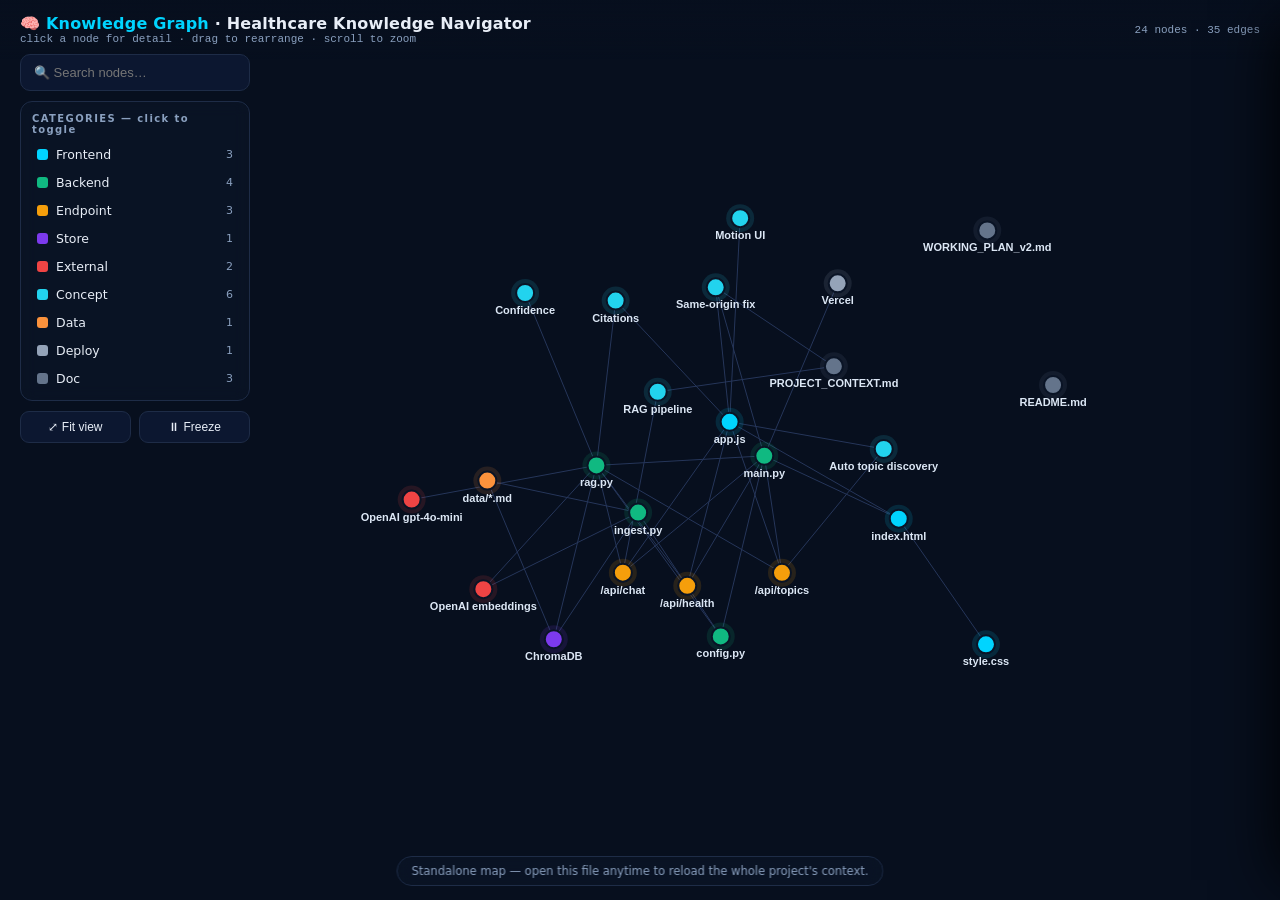
<file: knowledge-graph.html>
<!DOCTYPE html>
<html lang="en">
<head>
<meta charset="UTF-8" />
<meta name="viewport" content="width=device-width, initial-scale=1.0" />
<title>Knowledge Graph · Healthcare Knowledge Navigator</title>
<style>
  :root{--bg:#070f1e;--panel:#0d1830;--line:#1e2c47;--text:#e8eef7;--muted:#8aa0bf;--teal:#00D4FF}
  *{box-sizing:border-box;margin:0;padding:0}
  html,body{height:100%;font-family:'Segoe UI',Inter,system-ui,sans-serif;background:var(--bg);color:var(--text);overflow:hidden}
  #wrap{display:flex;height:100vh}
  canvas{display:block;cursor:grab;flex:1}
  canvas.drag{cursor:grabbing}
  header{position:fixed;top:0;left:0;right:0;padding:14px 20px;z-index:5;pointer-events:none;
    display:flex;align-items:center;justify-content:space-between;
    background:linear-gradient(#070f1eee,#070f1e00)}
  header h1{font-size:16px;font-weight:700;letter-spacing:.2px}
  header h1 b{color:var(--teal)}
  header .sub{font-size:11px;color:var(--muted);font-family:ui-monospace,monospace}
  .controls{position:fixed;top:54px;left:20px;z-index:6;display:flex;flex-direction:column;gap:10px;width:230px}
  .search{pointer-events:auto;width:100%;padding:10px 13px;border-radius:10px;background:#0c1730;
    border:1px solid var(--line);color:var(--text);outline:none;font-size:13px}
  .search:focus{border-color:var(--teal)}
  .legend{pointer-events:auto;background:#0b1426cc;border:1px solid var(--line);border-radius:12px;
    padding:11px;backdrop-filter:blur(8px);display:flex;flex-direction:column;gap:7px}
  .legend .lh{font-size:10px;letter-spacing:.14em;color:var(--muted);font-weight:600;margin-bottom:2px}
  .leg{display:flex;align-items:center;gap:8px;font-size:12.5px;cursor:pointer;user-select:none;
    padding:3px 5px;border-radius:7px;transition:.15s;text-transform:capitalize}
  .leg:hover{background:#ffffff0c}
  .leg.off{opacity:.32}
  .leg .sw{width:11px;height:11px;border-radius:3px;flex:none}
  .btns{display:flex;gap:8px}
  .btn{pointer-events:auto;flex:1;padding:8px;border-radius:9px;background:#0c1730;border:1px solid var(--line);
    color:var(--text);font-size:12px;cursor:pointer;transition:.15s}
  .btn:hover{border-color:var(--teal);background:#0f1f3a}
  /* detail panel */
  #detail{position:fixed;top:0;right:0;height:100vh;width:340px;background:var(--panel);
    border-left:1px solid var(--line);transform:translateX(100%);transition:transform .35s cubic-bezier(.2,.9,.25,1.1);
    z-index:8;padding:24px 22px;overflow-y:auto;box-shadow:-20px 0 60px -20px #000}
  #detail.open{transform:none}
  #detail .x{position:absolute;top:14px;right:14px;width:30px;height:30px;border-radius:8px;background:#ffffff0a;
    border:1px solid var(--line);color:var(--text);cursor:pointer;font-size:13px}
  #detail .cat{display:inline-block;font-size:10.5px;letter-spacing:.12em;font-weight:700;
    padding:4px 9px;border-radius:7px;text-transform:uppercase;margin-bottom:12px}
  #detail h2{font-size:19px;margin-bottom:10px;padding-right:24px}
  #detail p.d{font-size:13.5px;line-height:1.6;color:#cbd6e6;margin-bottom:18px}
  #detail .clab{font-size:10.5px;letter-spacing:.12em;color:var(--muted);font-weight:600;margin:14px 0 7px}
  #detail .conn{display:flex;align-items:center;gap:8px;font-size:13px;padding:7px 9px;border-radius:8px;
    background:#0a1426;border:1px solid var(--line);margin-bottom:6px;cursor:pointer;transition:.15s}
  #detail .conn:hover{border-color:var(--teal)}
  #detail .conn .rel{font-size:10.5px;color:var(--muted);font-family:ui-monospace,monospace;margin-left:auto}
  #detail .dot{width:9px;height:9px;border-radius:50%;flex:none}
  .hint{position:fixed;bottom:14px;left:50%;transform:translateX(-50%);z-index:6;font-size:11.5px;
    color:var(--muted);background:#0b1426cc;border:1px solid var(--line);padding:7px 14px;border-radius:999px;backdrop-filter:blur(8px)}
</style>
</head>
<body>
<header>
  <div><h1>🧠 <b>Knowledge Graph</b> · Healthcare Knowledge Navigator</h1>
    <div class="sub">click a node for detail · drag to rearrange · scroll to zoom</div></div>
  <div class="sub" id="counts"></div>
</header>

<div class="controls">
  <input class="search" id="search" placeholder="🔍 Search nodes…" />
  <div class="legend" id="legend"><div class="lh">CATEGORIES — click to toggle</div></div>
  <div class="btns">
    <button class="btn" id="reset">⤢ Fit view</button>
    <button class="btn" id="freeze">⏸ Freeze</button>
  </div>
</div>

<div id="wrap"><canvas id="cv"></canvas></div>

<aside id="detail">
  <button class="x" id="dx">✕</button>
  <span class="cat" id="dcat"></span>
  <h2 id="dtitle"></h2>
  <p class="d" id="ddesc"></p>
  <div id="dconns"></div>
</aside>

<div class="hint">Standalone map — open this file anytime to reload the whole project's context.</div>

<script>
/* ===== graph data (mirror of .project/knowledge-graph.json) ===== */
const GRAPH = {
 categories:{frontend:"#00D4FF",backend:"#10B981",endpoint:"#F59E0B",store:"#7C3AED",
   external:"#EF4444",concept:"#22D3EE",data:"#FB923C",deploy:"#94A3B8",doc:"#64748B"},
 nodes:[
  {id:"ui_index",label:"index.html",category:"frontend",detail:"Landing (hero, search, quick-starts, 'Specialised in' topics, marquee) + app shell (topbar, chat, evidence panel) + citation modal + custom cursor. Served at the same origin as the API."},
  {id:"ui_css",label:"style.css",category:"frontend",detail:"Design system (navy/teal tokens), aurora mesh background, glassmorphism, motion (cursor, 3D tilt, scroll reveals, shimmer, marquee). Full prefers-reduced-motion fallback."},
  {id:"ui_js",label:"app.js",category:"frontend",detail:"All frontend logic: health polling + status dot, /api/chat call with real-error display, evidence panel + confidence meter, citation modal, auto topics (loadTopics), and the motion layer."},
  {id:"be_main",label:"main.py",category:"backend",detail:"FastAPI app. Serves frontend via StaticFiles + routes /api/health, /api/topics, /api/chat. Permissive CORS backup. Catches errors -> readable JSON. pysqlite3 shim + sys.path insert for serverless."},
  {id:"be_rag",label:"rag.py",category:"backend",detail:"RAG core: get_openai, get_collection (Chroma, embedding_function=None), embed_texts, chunk_text, retrieve, list_topics, confidence_from, answer_question (always returns a dict)."},
  {id:"be_ingest",label:"ingest.py",category:"backend",detail:"Reads data/*.md (+ front matter), chunks, embeds via OpenAI, writes ChromaDB. Rebuilds the collection each run. Run after any data change."},
  {id:"be_config",label:"config.py",category:"backend",detail:"Reads .env; exposes OPENAI_API_KEY, models, paths, chunk sizes, HAS_KEY. Never raises if the key is missing."},
  {id:"ep_health",label:"/api/health",category:"endpoint",detail:"Returns {ok, has_key, num_chunks, chat_model}. Drives the status dot in the UI."},
  {id:"ep_topics",label:"/api/topics",category:"endpoint",detail:"Returns distinct indexed documents -> powers the auto 'Specialised in' list. Calls rag.list_topics()."},
  {id:"ep_chat",label:"/api/chat",category:"endpoint",detail:"POST {question} -> rag.answer_question(). Returns answer + ranked sources + confidence, or a readable error."},
  {id:"chroma",label:"ChromaDB",category:"store",detail:"Local persistent vector store (backend/chroma_store/). Cosine space. We supply embeddings ourselves (no auto-download)."},
  {id:"oa_embed",label:"OpenAI embeddings",category:"external",detail:"text-embedding-3-small. Used at ingest time and per query. Paid API."},
  {id:"oa_chat",label:"OpenAI gpt-4o-mini",category:"external",detail:"Chat model that writes the grounded, cited answer at temperature 0.1."},
  {id:"data",label:"data/*.md",category:"data",detail:"Sourced clinical guideline snippets with front matter (source, title, year, evidence_level, url). Currently: T2DM, hypertension, AF, headache."},
  {id:"c_rag",label:"RAG pipeline",category:"concept",detail:"Retrieve top-k chunks -> build grounded prompt -> LLM answer with [n] citations. Core value loop."},
  {id:"c_cite",label:"Citations",category:"concept",detail:"LLM appends [n] markers; frontend maps them to clickable chips -> source modal with snippet + copy citation."},
  {id:"c_conf",label:"Confidence",category:"concept",detail:"MVP signal from retrieval similarity (top + avg). Colors: HIGH/MEDIUM/LOW/INSUFFICIENT. Phase 2 -> NLI."},
  {id:"c_sameorigin",label:"Same-origin fix",category:"concept",detail:"THE key decision. FastAPI serves the page; frontend uses relative /api paths. Eliminates CORS 'unable to fetch'."},
  {id:"c_motion",label:"Motion UI",category:"concept",detail:"Magnetic custom cursor, 3D tilt cards, parallax mesh, kinetic marquee, staggered scroll reveals, glassmorphism. Vanilla, no build."},
  {id:"c_topics",label:"Auto topic discovery",category:"concept",detail:"Site reads its own index metadata and shows exactly what it can answer. Updates itself on re-ingest."},
  {id:"deploy_vercel",label:"Vercel",category:"deploy",detail:"Serverless host. Needs pysqlite3-binary shim for Chroma's sqlite. Read-only FS -> ship/build index at deploy time. Live: rag-medical-assistant-five.vercel.app"},
  {id:"doc_context",label:"PROJECT_CONTEXT.md",category:"doc",detail:"The future-session brain: architecture, file map, decisions, gotchas, re-onboarding checklist."},
  {id:"doc_plan",label:"WORKING_PLAN_v2.md",category:"doc",detail:"Lean MVP-first plan + what was cut from the original (Milvus, UMLS, rerank, NLI, Next.js)."},
  {id:"doc_readme",label:"README.md",category:"doc",detail:"Public GitHub readme: banner, badges, Mermaid diagram, quick start, Vercel deploy, live demo link."}
 ],
 edges:[
  {from:"be_main",to:"ui_index",label:"serves"},{from:"ui_index",to:"ui_css",label:"loads"},
  {from:"ui_index",to:"ui_js",label:"loads"},{from:"be_main",to:"ep_health",label:"route"},
  {from:"be_main",to:"ep_topics",label:"route"},{from:"be_main",to:"ep_chat",label:"route"},
  {from:"ui_js",to:"ep_health",label:"fetch"},{from:"ui_js",to:"ep_topics",label:"fetch"},
  {from:"ui_js",to:"ep_chat",label:"fetch"},{from:"ep_chat",to:"be_rag",label:"answer_question"},
  {from:"ep_topics",to:"be_rag",label:"list_topics"},{from:"ep_health",to:"be_rag",label:"count_chunks"},
  {from:"be_rag",to:"chroma",label:"query"},{from:"be_rag",to:"oa_embed",label:"embed"},
  {from:"be_rag",to:"oa_chat",label:"complete"},{from:"be_rag",to:"be_config",label:"reads"},
  {from:"be_main",to:"be_config",label:"imports"},{from:"be_main",to:"be_rag",label:"imports"},
  {from:"be_ingest",to:"data",label:"reads"},{from:"be_ingest",to:"oa_embed",label:"embed"},
  {from:"be_ingest",to:"chroma",label:"builds"},{from:"be_ingest",to:"be_config",label:"reads"},
  {from:"chroma",to:"data",label:"indexes"},{from:"ep_chat",to:"c_rag",label:"implements"},
  {from:"be_rag",to:"c_cite",label:"produces"},{from:"be_rag",to:"c_conf",label:"computes"},
  {from:"ep_topics",to:"c_topics",label:"powers"},{from:"ui_js",to:"c_topics",label:"renders"},
  {from:"ui_js",to:"c_motion",label:"implements"},{from:"ui_js",to:"c_cite",label:"renders"},
  {from:"be_main",to:"c_sameorigin",label:"enforces"},{from:"ui_js",to:"c_sameorigin",label:"relative paths"},
  {from:"deploy_vercel",to:"be_main",label:"hosts"},{from:"doc_context",to:"c_rag",label:"documents"},
  {from:"doc_context",to:"c_sameorigin",label:"documents"}
 ]
};

/* ===== setup ===== */
const cv=document.getElementById("cv"), ctx=cv.getContext("2d");
const byId={}; GRAPH.nodes.forEach(n=>byId[n.id]=n);
const adj={}; GRAPH.nodes.forEach(n=>adj[n.id]=[]);
GRAPH.edges.forEach(e=>{adj[e.from].push({id:e.to,label:e.label,dir:"out"});adj[e.to].push({id:e.from,label:e.label,dir:"in"});});
const hidden={}; // category -> bool
let W,H,DPR;
function resize(){DPR=devicePixelRatio||1;W=cv.clientWidth;H=cv.clientHeight;cv.width=W*DPR;cv.height=H*DPR;ctx.setTransform(DPR,0,0,DPR,0,0);}
addEventListener("resize",resize);

/* init positions in a circle */
GRAPH.nodes.forEach((n,i)=>{const a=i/GRAPH.nodes.length*Math.PI*2;n.x=innerWidth/2+Math.cos(a)*240;n.y=innerHeight/2+Math.sin(a)*200;n.vx=0;n.vy=0;});
resize();

/* view transform */
let view={x:0,y:0,k:1};
let frozen=false, selected=null, hoverId=null;

/* ===== physics ===== */
function step(){
  if(frozen) return;
  const nodes=GRAPH.nodes.filter(n=>!hidden[n.category]);
  // repulsion
  for(let i=0;i<nodes.length;i++)for(let j=i+1;j<nodes.length;j++){
    const a=nodes[i],b=nodes[j];let dx=a.x-b.x,dy=a.y-b.y,d2=dx*dx+dy*dy||0.01;
    const f=2600/d2;const d=Math.sqrt(d2);dx/=d;dy/=d;
    a.vx+=dx*f;a.vy+=dy*f;b.vx-=dx*f;b.vy-=dy*f;
  }
  // springs
  GRAPH.edges.forEach(e=>{const a=byId[e.from],b=byId[e.to];if(hidden[a.category]||hidden[b.category])return;
    let dx=b.x-a.x,dy=b.y-a.y,d=Math.sqrt(dx*dx+dy*dy)||0.01;const f=(d-150)*0.015;dx/=d;dy/=d;
    a.vx+=dx*f;a.vy+=dy*f;b.vx-=dx*f;b.vy-=dy*f;});
  // centering + integrate
  const cx=W/2,cy=H/2;
  nodes.forEach(n=>{n.vx+=(cx-n.x)*0.0012;n.vy+=(cy-n.y)*0.0012;
    if(n===dragNode)return;n.vx*=0.86;n.vy*=0.86;n.x+=n.vx;n.y+=n.vy;});
}

/* ===== draw ===== */
function draw(){
  ctx.clearRect(0,0,W,H);
  ctx.save();ctx.translate(view.x,view.y);ctx.scale(view.k,view.k);
  const neighbors=new Set();
  if(hoverId||selected){const id=hoverId||selected;neighbors.add(id);adj[id].forEach(a=>neighbors.add(a.id));}
  // edges
  GRAPH.edges.forEach(e=>{const a=byId[e.from],b=byId[e.to];if(hidden[a.category]||hidden[b.category])return;
    const hl=neighbors.size&&neighbors.has(e.from)&&neighbors.has(e.to);
    ctx.strokeStyle=hl?"#00D4FFcc":(neighbors.size?"#162033":"#26365a");
    ctx.lineWidth=hl?2:1;ctx.beginPath();ctx.moveTo(a.x,a.y);ctx.lineTo(b.x,b.y);ctx.stroke();
    if(hl){const mx=(a.x+b.x)/2,my=(a.y+b.y)/2;ctx.fillStyle="#9fd9ff";ctx.font="9px ui-monospace,monospace";
      ctx.textAlign="center";ctx.fillText(e.label,mx,my-3);}
  });
  // nodes
  GRAPH.nodes.forEach(n=>{if(hidden[n.category])return;
    const col=GRAPH.categories[n.category];
    const dim=neighbors.size&&!neighbors.has(n.id);
    const r=(n.id===selected?12:9);
    ctx.globalAlpha=dim?0.25:1;
    ctx.beginPath();ctx.arc(n.x,n.y,r+5,0,7);ctx.fillStyle=col+"22";ctx.fill();
    ctx.beginPath();ctx.arc(n.x,n.y,r,0,7);ctx.fillStyle=col;ctx.fill();
    ctx.lineWidth=2;ctx.strokeStyle=(n.id===selected||n.id===hoverId)?"#fff":"#0a1426";ctx.stroke();
    ctx.globalAlpha=dim?0.3:1;
    ctx.fillStyle="#dce7f5";ctx.font="600 11px 'Segoe UI',sans-serif";ctx.textAlign="center";
    ctx.fillText(n.label,n.x,n.y+r+12);
  });
  ctx.globalAlpha=1;ctx.restore();
}
function loop(){step();draw();requestAnimationFrame(loop);}

/* ===== interaction ===== */
function toWorld(px,py){return{x:(px-view.x)/view.k,y:(py-view.y)/view.k};}
function pick(px,py){const w=toWorld(px,py);let best=null,bd=18;
  GRAPH.nodes.forEach(n=>{if(hidden[n.category])return;const d=Math.hypot(n.x-w.x,n.y-w.y);if(d<bd){bd=d;best=n;}});return best;}
let dragNode=null,dragging=false,panStart=null;
cv.addEventListener("mousedown",e=>{const n=pick(e.offsetX,e.offsetY);
  if(n){dragNode=n;cv.classList.add("drag");}else{panStart={x:e.offsetX-view.x,y:e.offsetY-view.y};dragging=true;}});
cv.addEventListener("mousemove",e=>{
  if(dragNode){const w=toWorld(e.offsetX,e.offsetY);dragNode.x=w.x;dragNode.y=w.y;dragNode.vx=0;dragNode.vy=0;}
  else if(dragging){view.x=e.offsetX-panStart.x;view.y=e.offsetY-panStart.y;}
  else{const n=pick(e.offsetX,e.offsetY);hoverId=n?n.id:null;cv.style.cursor=n?"pointer":"grab";}
});
addEventListener("mouseup",()=>{dragNode=null;dragging=false;cv.classList.remove("drag");});
cv.addEventListener("click",e=>{const n=pick(e.offsetX,e.offsetY);if(n)openDetail(n.id);});
cv.addEventListener("wheel",e=>{e.preventDefault();const f=e.deltaY<0?1.1:0.9;
  const wx=(e.offsetX-view.x)/view.k,wy=(e.offsetY-view.y)/view.k;view.k=Math.max(.3,Math.min(2.5,view.k*f));
  view.x=e.offsetX-wx*view.k;view.y=e.offsetY-wy*view.k;},{passive:false});

/* detail panel */
function openDetail(id){selected=id;const n=byId[id];const col=GRAPH.categories[n.category];
  document.getElementById("dcat").textContent=n.category;
  document.getElementById("dcat").style.cssText=`background:${col}22;color:${col}`;
  document.getElementById("dtitle").textContent=n.label;
  document.getElementById("ddesc").textContent=n.detail;
  const cs=document.getElementById("dconns");
  const seen={};const items=adj[id].filter(a=>{if(seen[a.id+a.label])return false;seen[a.id+a.label]=1;return true;});
  cs.innerHTML=`<div class="clab">CONNECTIONS (${items.length})</div>`+items.map(a=>{
    const m=byId[a.id];const c=GRAPH.categories[m.category];
    return `<div class="conn" data-id="${a.id}"><span class="dot" style="background:${c}"></span>${m.label}
      <span class="rel">${a.dir==="out"?"→":"←"} ${a.label}</span></div>`;}).join("");
  cs.querySelectorAll(".conn").forEach(el=>el.onclick=()=>openDetail(el.dataset.id));
  document.getElementById("detail").classList.add("open");
}
document.getElementById("dx").onclick=()=>{document.getElementById("detail").classList.remove("open");selected=null;};

/* legend */
const leg=document.getElementById("legend");
Object.entries(GRAPH.categories).forEach(([cat,col])=>{
  const count=GRAPH.nodes.filter(n=>n.category===cat).length;
  const d=document.createElement("div");d.className="leg";d.innerHTML=`<span class="sw" style="background:${col}"></span>${cat} <span style="margin-left:auto;color:var(--muted);font-size:11px">${count}</span>`;
  d.onclick=()=>{hidden[cat]=!hidden[cat];d.classList.toggle("off",hidden[cat]);};
  leg.appendChild(d);
});

/* search */
document.getElementById("search").addEventListener("input",e=>{
  const q=e.target.value.toLowerCase().trim();if(!q){hoverId=null;return;}
  const hit=GRAPH.nodes.find(n=>n.label.toLowerCase().includes(q)||n.id.includes(q));
  if(hit){hoverId=hit.id;view.k=1.1;view.x=W/2-hit.x*view.k;view.y=H/2-hit.y*view.k;}
});

/* buttons */
document.getElementById("reset").onclick=()=>{view={x:0,y:0,k:1};};
const fb=document.getElementById("freeze");
fb.onclick=()=>{frozen=!frozen;fb.textContent=frozen?"▶ Resume":"⏸ Freeze";};

document.getElementById("counts").textContent=`${GRAPH.nodes.length} nodes · ${GRAPH.edges.length} edges`;
loop();
</script>
</body>
</html>
</file>
